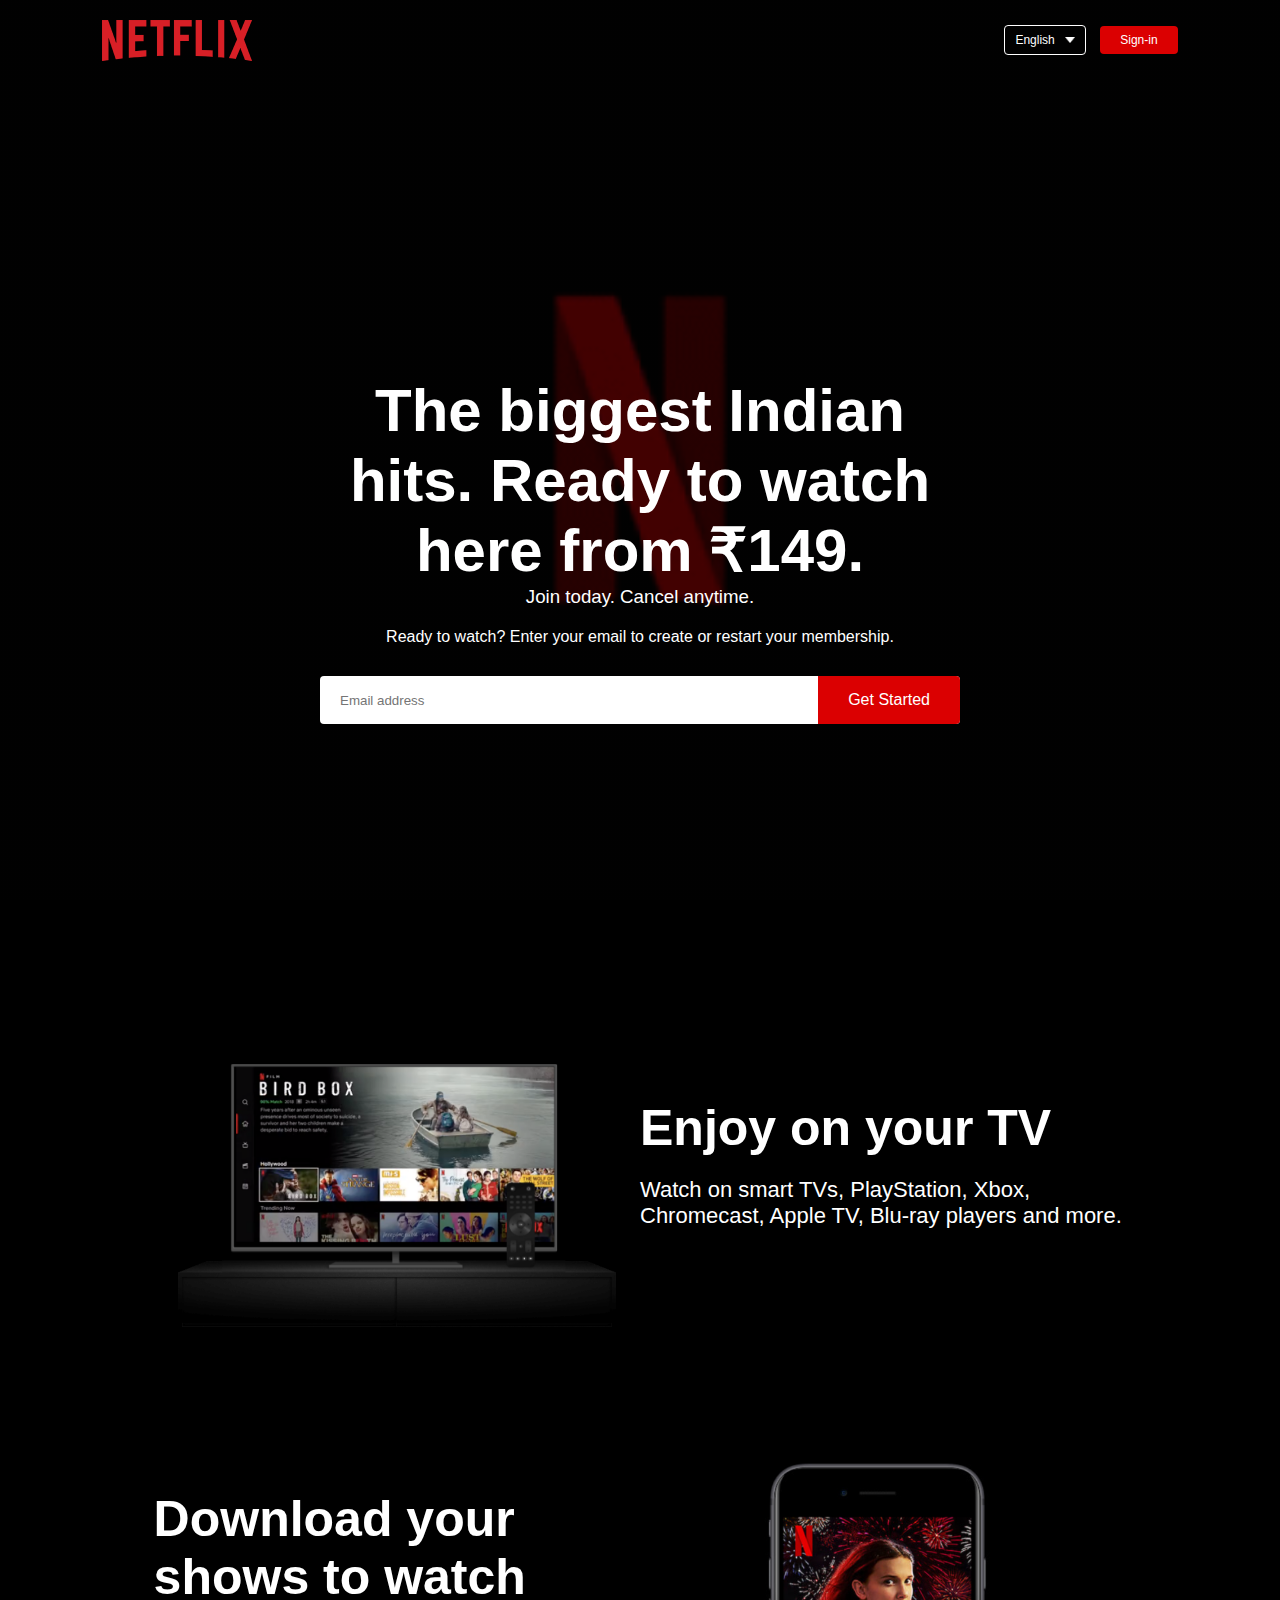
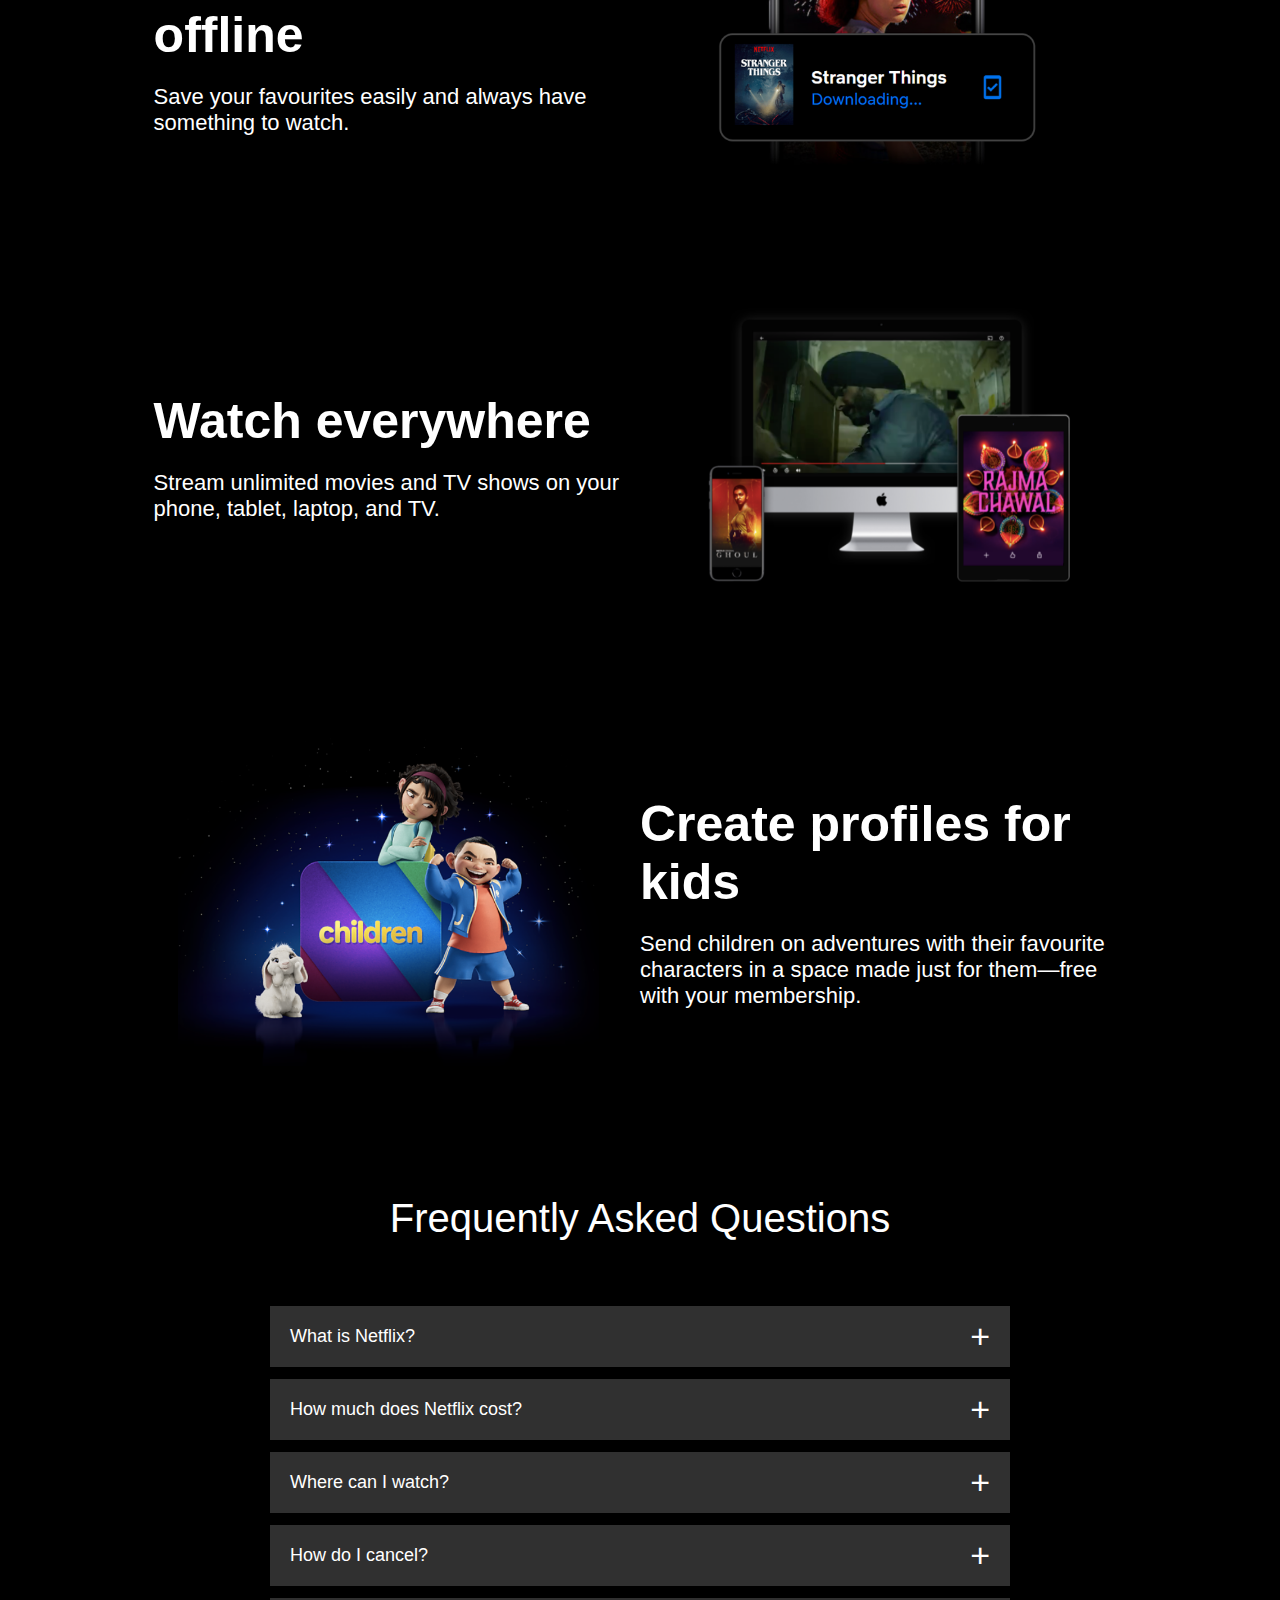
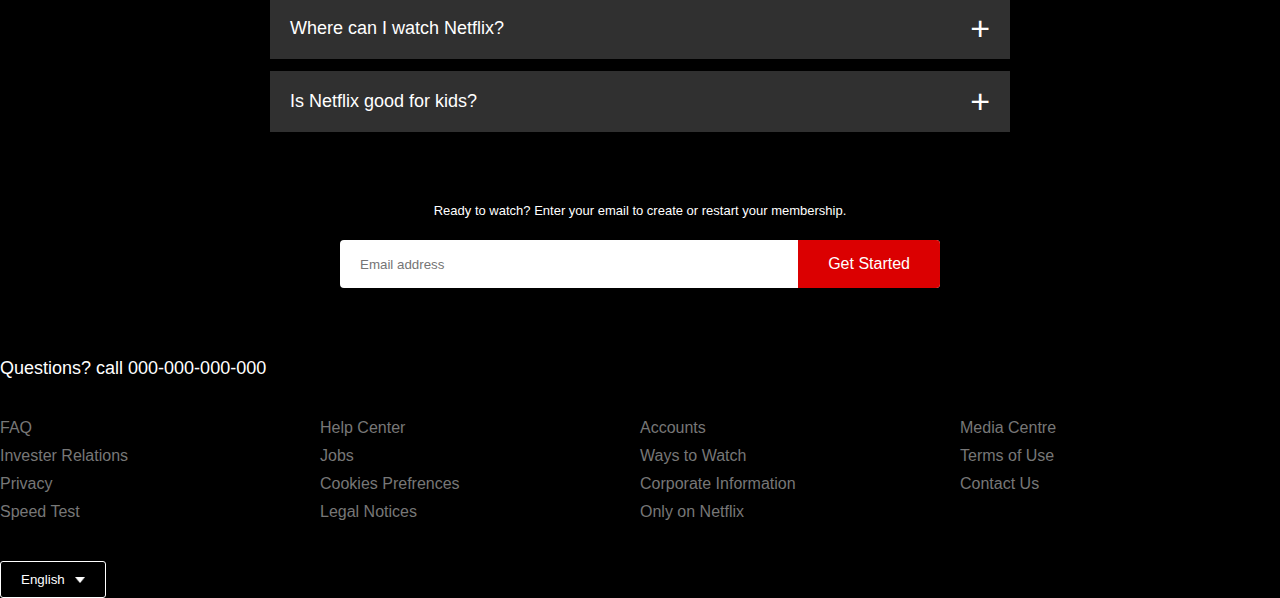
<file: index.html>
<!DOCTYPE html>
<html lang="en">
<head>
    <meta charset="UTF-8">
    <meta name="viewport" content="width=device-width, initial-scale=1.0">
    <title>Netflix</title>
    <link rel="stylesheet" href="https://cdnjs.cloudflare.com/ajax/libs/font-awesome/6.5.1/css/all.min.css" integrity="sha512-DTOQO9RWCH3ppGqcWaEA1BIZOC6xxalwEsw9c2QQeAIftl+Vegovlnee1c9QX4TctnWMn13TZye+giMm8e2LwA==" crossorigin="anonymous" referrerpolicy="no-referrer"/>
    <link rel="stylesheet" href="style.css">
</head>
<body>
    <div class="header">
        <nav>
            <img src="logo.png" class="logo">
            <div>
                <button class="language-btn">English <img src="down-icon.png"></button>
                
                <a href="login.html"><button>Sign-in</button></a>
            </div>
        </nav>
        <div class="header-content">
            <h1>The biggest Indian hits. Ready to watch here from ₹149.</h1>
            <h3>Join today. Cancel anytime.</h3>
            <p>Ready to watch? Enter your email to create or restart your membership.</p>
            <form class="email-signup">
                <input type="emial" placeholder="Email address" required>
                <button type="submit">Get Started</button>
            </form>
        </div>

    </div>
    <div class="features">
        <div class="row">
            <div class="img-col">
                <img src="feature-1.png">
            </div>
            <div class="text-col">
                <h2>Enjoy on your TV</h2>
                <p>Watch on smart TVs, PlayStation, Xbox, Chromecast, Apple TV, Blu-ray players and more.</p>
            </div>
            
        </div>
        <div class="row">
            <div class="text-col">
                <h2>Download your shows to watch offline</h2>
                <p>Save your favourites easily and always have something to watch.</p>
            </div>
            <div class="img-col">
                <img src="feature-2.png">
            </div>
        </div>
        <div class="row">
            <div class="text-col">
                <h2>Watch everywhere</h2>
                <p>Stream unlimited movies and TV shows on your phone, tablet, laptop, and TV.</p>
            </div>
            <div class="img-col">
                <img src="feature-3.png">
            </div>
        </div>
        <div class="row">
            <div class="img-col">
                <img src="feature-4.png">
            </div>
            <div class="text-col">
                <h2>Create profiles for kids</h2>
                <p>Send children on adventures with their favourite characters in a space made just for them—free with your membership.</p>
            </div>
                 
        </div>
    </div>
    <div class="faq">
        <h2>Frequently Asked Questions</h2>
        <ul class="accordion">
            <li>
                <input type="radio" name="accordion" id="first">
                <label for="first">What is Netflix?</label>
                <div class="content">
                    <p>Netflix is a streaming service that offers a wide variety of award-winning TV shows, movies, anime, documentaries and more – on thousands of internet-connected devices.

                        You can watch as much as you want, whenever you want, without a single ad – all for one low monthly price. There's always something new to discover, and new TV shows and movies are added every week!</p>
                </div>
            </li>
            <li>
                <input type="radio" name="accordion" id="second">
                <label for="second">How much does Netflix cost?</label>
                <div class="content">
                    <p>Watch Netflix on your smartphone, tablet, Smart TV, laptop, or streaming device, all for one fixed monthly fee. Plans range from ₹149 to ₹649 a month. No extra costs, no contracts.</p>
                </div>
            </li>
            <li>
                <input type="radio" name="accordion" id="third">
                <label for="third">Where can I watch?</label>
                <div class="content">
                    <p>Watch anywhere, anytime. Sign in with your Netflix account to watch instantly on the web at netflix.com from your personal computer or on any internet-connected device that offers the Netflix app, including smart TVs, smartphones, tablets, streaming media players and game consoles.

                        You can also download your favourite shows with the iOS, Android, or Windows 10 app. Use downloads to watch while you're on the go and without an internet connection. Take Netflix with you anywhere.</p>
                </div>
            </li>
            <li>
                <input type="radio" name="accordion" id="fourth">
                <label for="fourth">How do I cancel?</label>
                <div class="content">
                    <p>Netflix is flexible. There are no annoying contracts and no commitments. You can easily cancel your account online in two clicks. There are no cancellation fees – start or stop your account anytime.</p>
                </div>
            </li>
            <li>
                <input type="radio" name="accordion" id="fifth">
                <label for="fifth">Where can I watch Netflix?</label>
                <div class="content">
                    <p>Netflix has an extensive library of feature films, documentaries, TV shows, anime, award-winning Netflix originals, and more. Watch as much as you want, anytime you want.</p>
                </div>
            </li>
            <li>
                <input type="radio" name="accordion" id="sixth">
                <label for="sixth">Is Netflix good for kids?</label>
                <div class="content">
                    <p>The Netflix Kids experience is included in your membership to give parents control while kids enjoy family-friendly TV shows and films in their own space.

                        Kids profiles come with PIN-protected parental controls that let you restrict the maturity rating of content kids can watch and block specific titles you don’t want kids to see.</p>
                </div>
            </li> 
        </ul>
        <small>Ready to watch? Enter your email to create or restart your membership.</small>
        <form class="email-signup">
            <input type="emial" placeholder="Email address" required>
            <button type="submit">Get Started</button>
        </form>
    </div>
    <div class="footer">
        <h2>Questions? call 000-000-000-000</h2>

        <div class="row">
            <div class="col">
                <a href="#">FAQ</a>
                <a href="#">Invester Relations</a>
                <a href="#">Privacy</a>
                <a href="#">Speed Test</a>
            </div>
            <div class="col">
                <a href="#">Help Center</a>
                <a href="#">Jobs</a>
                <a href="#">Cookies Prefrences</a>
                <a href="#">Legal Notices</a>
            </div>
            <div class="col">
                <a href="#">Accounts</a>
                <a href="#">Ways to Watch</a>
                <a href="#">Corporate Information</a>
                <a href="#">Only on Netflix</a>
            </div>
            <div class="col">
                <a href="#">Media Centre</a>
                <a href="#">Terms of Use</a>
                <a href="#">Contact Us</a>
            </div>
        </div>
        <button class="language-btn">English <img src="down-icon.png"></button>
        
    </div>
</body>
</html>
</file>
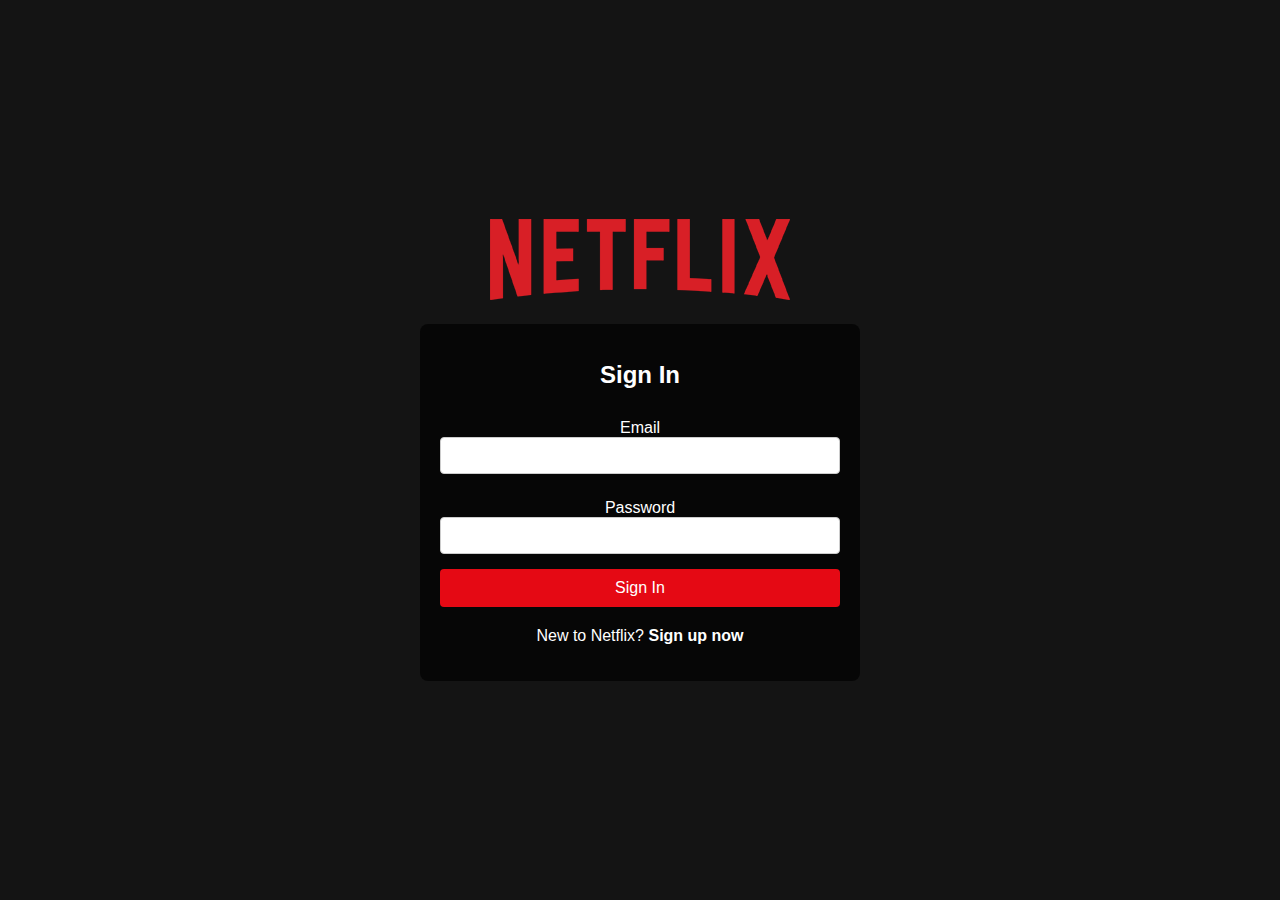
<file: Login.html>
<!DOCTYPE html>
<html lang="en">
<head>
    <meta charset="UTF-8">
    <meta name="viewport" content="width=device-width, initial-scale=1.0">
    <title>Sign-in</title>
    <link rel="stylesheet" href="LogStyle.css">
</head>
<body>
    <div class="container">
        <div class="logo">
        <img src="logo.png" alt="">    
        </div>
        <div class="signin-container">
            <h1>Sign In</h1>
            <form>
                <label for="email">Email</label>
                <input type="email" id="email" name="email" required>

                <label for="password">Password</label>
                <input type="password" id="password" name="password" required>

                <button type="submit">Sign In</button>
            </form>
            <div class="signup-link">
                <p>New to Netflix? <a href="#">Sign up now</a></p>
            </div>
        </div>
    </div>
</body>
</html>
</file>
<file: style.css>
*{
    margin: 0;
    padding: 0;
    font-family: 'Poppins',sans-serif;
    box-sizing: border-box;
}
body{
    background: #000;
    color: white;
}
.header{
    width: 100%;
    height: 100vh;
    background-image: linear-gradient(rgba(0,0,0,0.7),rgba(0,0,0,0.7)),url(netflix-intro.gif);
    background-size: cover;
    background-position: center;
    padding: 10px 8%;
    position: relative;
}
nav{
    display: flex;
    align-items: center;
    justify-content: space-between;
    padding: 10px 0;
}
.logo{
    width: 150px;
    cursor: pointer;
}

nav button{
    border: 0;
    outline: 0;
    background: #db0001;
    color: #fff;
    padding: 7px 20px;
    font-size: 12px;
    border-radius: 4px;
    margin-left: 10px;
    cursor: pointer;
}

.language-btn{
    display: inline-flex;
    align-items: center;
    background: transparent;
    border: 1px solid #fff;
    padding: 7px 10px;
}
.language-btn img{
    width: 10px;
    margin-left: 10px;
}
.header-content{
    position: absolute;
    top: 50%;
    left: 50%;
    transform: translate(-50%, -50%);
    text-align: center;
    margin-top: 100px;
}
.header-content h1{
    font-size: 60px;
    line-height: 70px;
    font-weight: 600;
    max-width: 650px;
}
.header-content h3{
    font-weight: 400;
    margin-bottom: 20px;
}
.email-signup{
    background: #fff;
    border-radius: 4px;
    display: flex;
    align-items: center;
    margin-top: 30px;
    overflow: hidden;
}
.email-signup input{
    flex: 1;
    border: 0;
    outline: 0;
    margin-left: 20px;
}
.email-signup button{
    background: #db0001;
    border: 0;
    outline: 0;
    color: white;
    font-size: 16px;
    cursor: pointer;
    padding: 15px 30px;
}

.features{
    padding: 50px 12%;
    font-size: 22px;
}
.row{
    display: flex;
    width: 100%;
    align-items: center;
    flex-wrap: wrap;
    padding: 50px 0;
}
.text-col{
    flex-basis: 50%;
    margin-bottom: 20px;
}
.img-col{
    flex-basis: 50%;
    margin-bottom: 20px;
}
.img-col img{
    display: block;
    width: 90%;
    margin: auto;
}
.features h2{
    font-size: 50px;
    font-weight: 600;
    margin-bottom: 20px;
}
.faq{
    padding: 10px 12%;
    text-align: center;
    font-size: 18px;
}
.faq h2{
    font-weight: 500;
    font-size: 40px;

}
.accordion{
    margin: 60px auto;
    width: 100%;
    max-width: 750px;
}
.accordion li{
    list-style: none;
    width: 100%;
    padding: 5px;
}
.accordion li label{
    display: flex;
    align-items: center;
    padding: 20px;
    font-size: 18px;
    font-weight: 500;
    background: #303030;
    margin-bottom: 2px;
    cursor: pointer;
    position: relative;
}
label::after{
    content: '+';
    font-size: 34px;
    position:absolute;
    right: 20px;
    transition: transform 0.5s;
}
input[type="radio"]{
    display: none;
}
.accordion .content{
    background: #303030;
    text-align: left;
    padding: 0 20px;
    max-height: 0;
    overflow: hidden;
    transition: max-height 0.5s, padding 0.5s;
}
.accordion input[type="radio"]:checked+ label + .content{
    max-height: 600px;
    padding: 30px 20px;
}
.accordion input[type="radio"]:checked + Label::after{
    transform: rotate(135deg);
}
.faq .email-signup{
    max-width: 600px;
    margin: 20px auto 60px;
}

.faq small{
    font-size: 13px;
}

,footer{
    padding: 50px 15% 10px;
    border-top: 6px solid #333;
    color: #777;
}
.footer h2{
    font-size: 18px;
    font-weight:400;
    margin-bottom: 30px;
}

.footer .col{
    flex-basis: 25%;
    flex-grow: 1;
    margin-bottom: 20px;
}

.footer .col a{
    display: block;
    text-decoration: none;
    color: #777;
    font: 14px;
    margin-bottom: 10px;
}

.footer .row{
    align-items: flex-start;
    padding: 10px 0;
}

.footer .language-btn{
    color: white;
    padding: 10px 20px;
    border-radius: 3px;
}
.copyright-txt{
    font-size: 20px;
    align-items: center;
    font-weight: 500;
    display: flex;
    justify-content: center;
}
</file>
<file: LogStyle.css>
body {
    margin: 0;
    padding: 0;
    font-family: 'Arial', sans-serif;
    background-color: #141414;
    color: #fff;

.container {
    display: flex;
    flex-direction: column;
    align-items: center;
    justify-content: center;
    height: 100vh;
}

.logo {
    /* Add styling for the logo */
    margin-bottom: 20px;
}

.signin-container {
    background-color: rgba(0, 0, 0, 0.7);
    padding: 20px;
    border-radius: 8px;
    text-align: center;
    max-width: 400px;
    width: 100%;
}

h1 {
    font-size: 1.5rem;
    margin-bottom: 20px;
}

form {
    display: flex;
    flex-direction: column;
}

label {
    margin-top: 10px;
}

input {
    padding: 10px;
    margin-bottom: 15px;
    border: 1px solid #ccc;
    border-radius: 4px;
}

button {
    background-color: #e50914;
    color: #fff;
    padding: 10px;
    border: none;
    border-radius: 4px;
    cursor: pointer;
    font-size: 1rem;
}

button:hover {
    background-color: #ff0a16;
}

.signup-link {
    margin-top: 20px;
}

.signup-link a {
    color: #fff;
    text-decoration: none;
    font-weight: bold;
}

.signup-link a:hover {
    text-decoration: underline;
}
</file>
